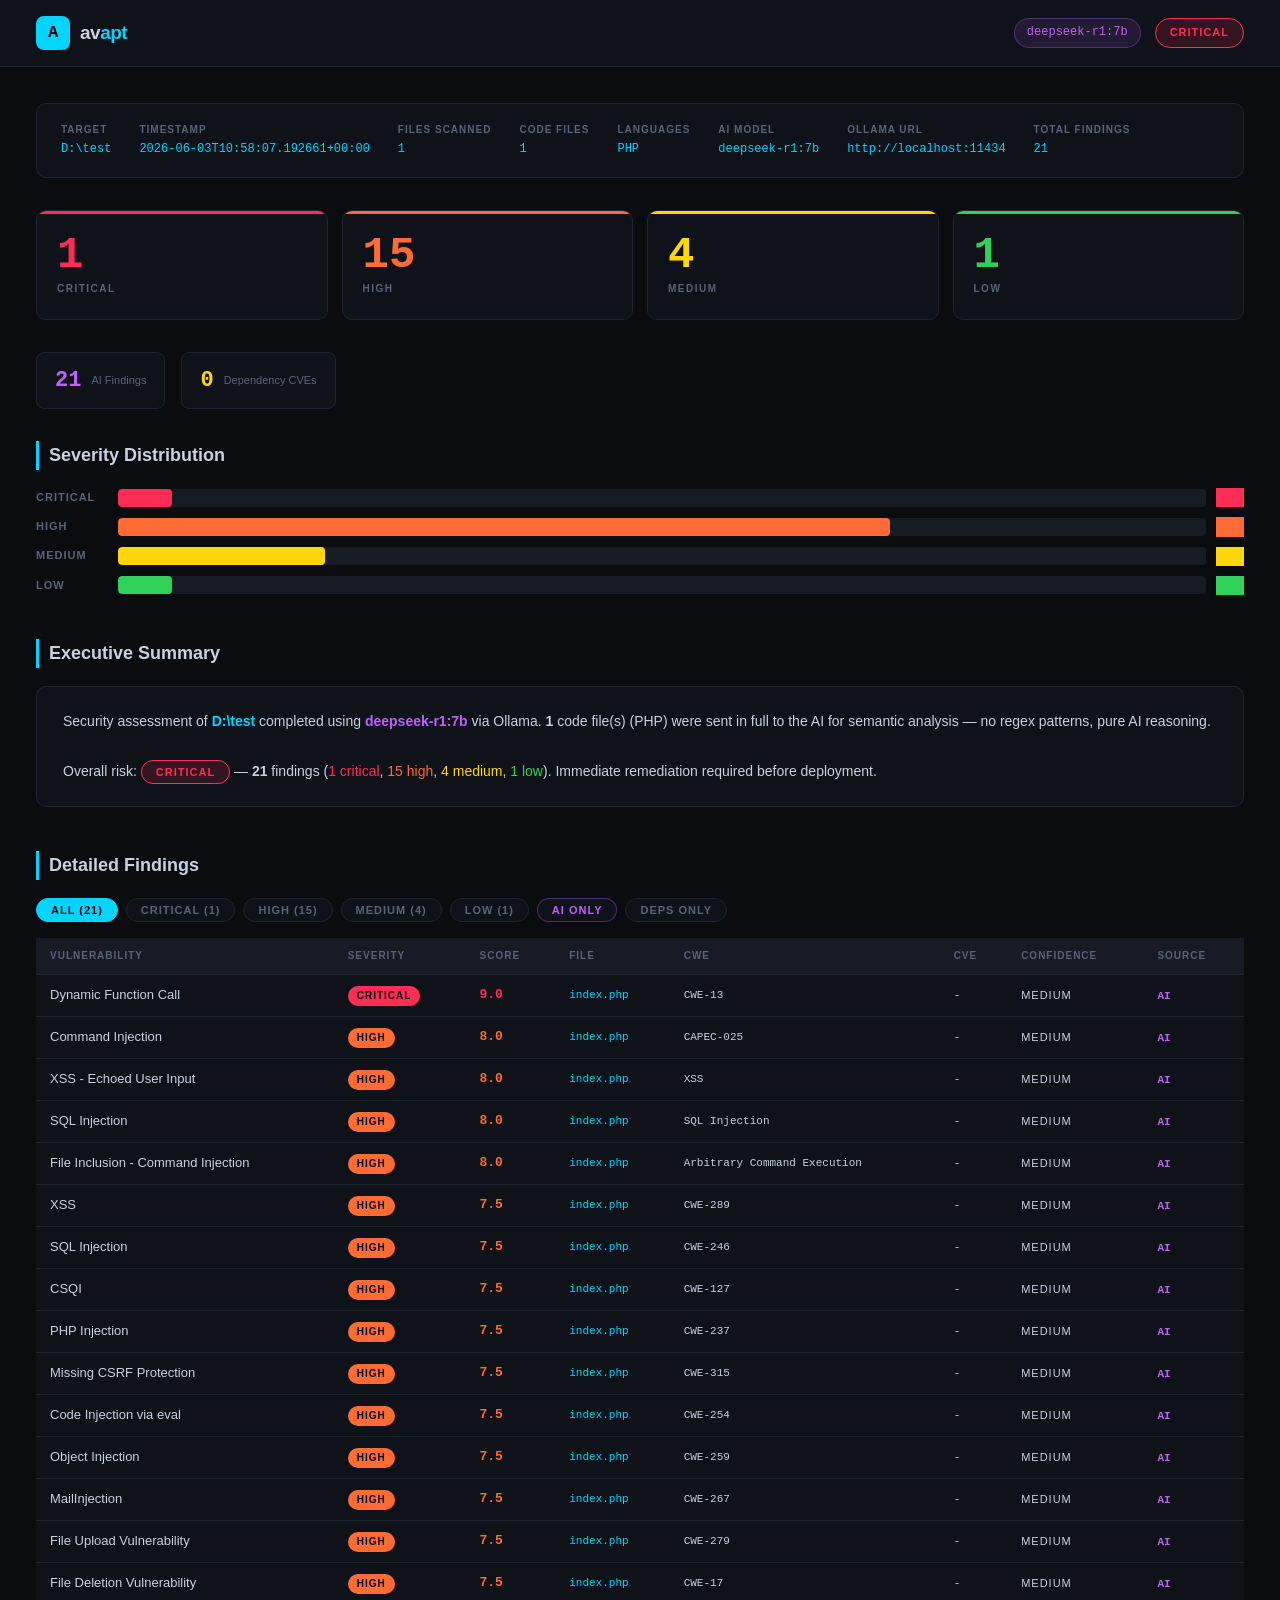
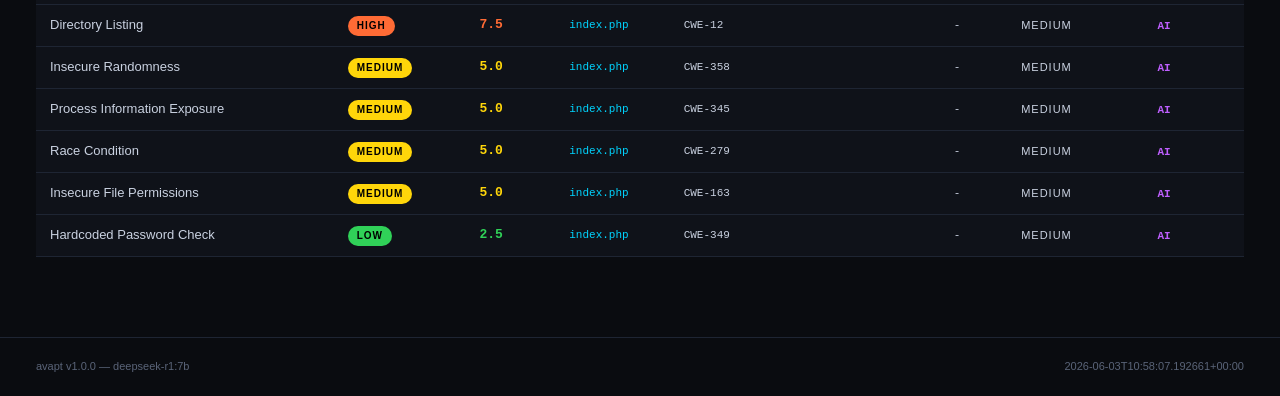
<file: sample_reports/avapt_report_5baf3e03.html>
<!DOCTYPE html>
<html lang="en">
<head>
<meta charset="UTF-8">
<meta name="viewport" content="width=device-width,initial-scale=1">
<title>AVAPT Report — D:\test</title>
<style>

:root {
  --bg:#0a0c10; --bg2:#0f1219; --bg3:#161b24;
  --border:#1e2533; --text:#c9d1e0; --muted:#5a6478;
  --accent:#00d4ff; --ai:#bf5fff;
  --c-crit:#ff2d55; --c-high:#ff6b35; --c-med:#ffd60a; --c-low:#30d158;
  --mono:'JetBrains Mono','Fira Code','Consolas',monospace;
  --ui: -apple-system,BlinkMacSystemFont,'Segoe UI',sans-serif;
}
* { box-sizing:border-box; margin:0; padding:0 }
body { background:var(--bg); color:var(--text); font-family:var(--ui);
       font-size:14px; line-height:1.6 }
header { background:var(--bg2); border-bottom:1px solid var(--border);
         padding:16px 36px; display:flex; align-items:center;
         justify-content:space-between; position:sticky; top:0; z-index:100 }
.logo { display:flex; align-items:center; gap:10px }
.logo-icon { width:34px; height:34px; background:var(--accent); border-radius:8px;
             display:flex; align-items:center; justify-content:center;
             font-size:17px; font-weight:800; color:#000; font-family:var(--mono) }
.logo-text { font-size:19px; font-weight:800; letter-spacing:-.5px }
.logo-text em { color:var(--accent); font-style:normal }
.hdr-right { display:flex; align-items:center; gap:14px; font-size:12px }
.model-tag { background:rgba(191,95,255,.12); border:1px solid rgba(191,95,255,.3);
             color:var(--ai); padding:4px 12px; border-radius:20px;
             font-family:var(--mono) }
.risk-pill { padding:5px 14px; border-radius:20px; font-size:11px;
             font-weight:700; letter-spacing:1px }
.risk-CRITICAL { background:rgba(255,45,85,.15);  color:var(--c-crit); border:1px solid var(--c-crit) }
.risk-HIGH     { background:rgba(255,107,53,.15); color:var(--c-high); border:1px solid var(--c-high) }
.risk-MEDIUM   { background:rgba(255,214,10,.15); color:var(--c-med);  border:1px solid var(--c-med)  }
.risk-LOW      { background:rgba(48,209,88,.15);  color:var(--c-low);  border:1px solid var(--c-low)  }
main { max-width:1380px; margin:0 auto; padding:36px }
h2 { font-size:18px; font-weight:700; margin-bottom:18px;
     border-left:3px solid var(--accent); padding-left:10px }
section { margin-bottom:44px }
.meta-strip { background:var(--bg2); border:1px solid var(--border);
              border-radius:10px; padding:18px 24px; display:flex;
              flex-wrap:wrap; gap:28px; margin-bottom:32px }
.mi { display:flex; flex-direction:column; gap:2px }
.mi-l { font-size:10px; color:var(--muted); text-transform:uppercase;
        letter-spacing:1px; font-weight:700 }
.mi-v { font-size:12px; font-family:var(--mono); color:var(--accent) }
.cards { display:grid; grid-template-columns:repeat(4,1fr); gap:14px; margin-bottom:32px }
.card { background:var(--bg2); border:1px solid var(--border);
        border-radius:10px; padding:22px 20px; position:relative; overflow:hidden }
.card::before { content:''; position:absolute; top:0; left:0; right:0; height:3px }
.cc::before{background:var(--c-crit)} .ch::before{background:var(--c-high)}
.cm::before{background:var(--c-med)}  .cl::before{background:var(--c-low)}
.card-n { font-size:44px; font-weight:800; line-height:1;
          margin-bottom:4px; font-family:var(--mono) }
.cc .card-n{color:var(--c-crit)} .ch .card-n{color:var(--c-high)}
.cm .card-n{color:var(--c-med)}  .cl .card-n{color:var(--c-low)}
.card-l { font-size:10px; font-weight:700; letter-spacing:1.5px;
          color:var(--muted); text-transform:uppercase }
.src-strip { display:flex; gap:16px; flex-wrap:wrap; margin-bottom:32px }
.ss { background:var(--bg2); border:1px solid var(--border); border-radius:8px;
      padding:10px 18px; display:flex; align-items:center; gap:10px }
.ss-n { font-size:22px; font-weight:800; font-family:var(--mono) }
.ss-ai{color:var(--ai)} .ss-dep{color:var(--c-med)}
.ss-lbl { font-size:11px; color:var(--muted) }
.bar-chart { display:flex; flex-direction:column; gap:10px }
.bar-row { display:flex; align-items:center; gap:10px }
.bar-label { width:72px; font-size:11px; font-weight:700; text-transform:uppercase;
             letter-spacing:1px; color:var(--muted) }
.bar-track { flex:1; height:18px; background:var(--bg3); border-radius:4px; overflow:hidden }
.bar-fill { height:100%; border-radius:4px }
.bar-count { width:28px; text-align:right; font-family:var(--mono);
             font-weight:700; font-size:12px }
.bc-crit{background:var(--c-crit);color:var(--c-crit)}
.bc-high{background:var(--c-high);color:var(--c-high)}
.bc-med{background:var(--c-med);color:var(--c-med)}
.bc-low{background:var(--c-low);color:var(--c-low)}
.filters { display:flex; gap:8px; flex-wrap:wrap; margin-bottom:16px }
.fb { padding:5px 14px; border-radius:20px; cursor:pointer; font-size:11px;
      font-weight:700; letter-spacing:1px; text-transform:uppercase;
      border:1px solid var(--border); background:var(--bg2); color:var(--muted);
      transition:all .15s }
.fb:hover { border-color:var(--accent); color:var(--accent) }
.fb.active { background:var(--accent); color:#000; border-color:var(--accent) }
.fb-ai { border-color:rgba(191,95,255,.35); color:var(--ai) }
.fb-ai.active { background:var(--ai); color:#000; border-color:var(--ai) }
.table-wrap { overflow-x:auto }
table { width:100%; border-collapse:collapse; font-size:13px }
thead tr { background:var(--bg3) }
th { padding:10px 14px; text-align:left; font-size:10px; font-weight:700;
     letter-spacing:1px; text-transform:uppercase; color:var(--muted);
     border-bottom:1px solid var(--border); white-space:nowrap }
.vuln-row { background:var(--bg2); cursor:pointer; transition:background .12s;
            border-bottom:1px solid var(--border) }
.vuln-row:hover { background:var(--bg3) }
td { padding:10px 14px; vertical-align:middle }
.filepath { font-family:var(--mono); font-size:11px; color:var(--accent);
            max-width:170px; overflow:hidden; text-overflow:ellipsis; white-space:nowrap }
.mono { font-family:var(--mono); font-size:11px }
.score { font-family:var(--mono); font-weight:700 }
.conf { font-size:11px; text-transform:uppercase; letter-spacing:1px }
.sev-critical .score{color:var(--c-crit)} .sev-high .score{color:var(--c-high)}
.sev-medium   .score{color:var(--c-med)}  .sev-low  .score{color:var(--c-low)}
.badge { display:inline-block; padding:2px 9px; border-radius:12px;
         font-size:10px; font-weight:800; letter-spacing:1px; color:#000 }
.src-badge { font-size:11px; font-weight:700; font-family:var(--mono) }
.detail-row { display:none }
.detail-row.open { display:table-row }
.detail-inner { background:var(--bg3); border-bottom:1px solid var(--border); padding:22px }
.detail-grid { display:grid; grid-template-columns:1fr 1fr; gap:18px; margin-bottom:18px }
.detail-section h4 { font-size:10px; font-weight:700; letter-spacing:1.2px;
                     text-transform:uppercase; color:var(--accent); margin-bottom:8px;
                     padding-bottom:4px; border-bottom:1px solid var(--border) }
.detail-section p { font-size:13px; color:var(--text); margin-bottom:6px; line-height:1.6 }
.detail-section ul { padding-left:16px; margin-top:4px }
.detail-section li { font-size:12px; color:var(--muted); margin-bottom:2px }
.detail-section code { font-family:var(--mono); font-size:11px; background:var(--bg);
                       padding:1px 5px; border-radius:3px; border:1px solid var(--border);
                       display:inline-block; max-width:100%; overflow-wrap:break-word }
.code-block { background:#0d1117; border:1px solid var(--border);
              border-radius:8px; overflow:hidden; font-family:var(--mono); font-size:12px }
.code-header { background:var(--bg3); border-bottom:1px solid var(--border);
               padding:7px 14px; display:flex; justify-content:space-between;
               font-size:10px; color:var(--muted) }
pre { overflow-x:auto; padding:14px; line-height:1.75 }
code { color:#e2b96e; white-space:pre }
.summary-box { background:var(--bg2); border:1px solid var(--border);
               border-radius:10px; padding:22px 26px; line-height:1.8 }
footer { border-top:1px solid var(--border); padding:20px 36px;
         color:var(--muted); font-size:11px; display:flex; justify-content:space-between }
@media(max-width:768px){
  .cards{grid-template-columns:1fr 1fr}
  .detail-grid{grid-template-columns:1fr}
  main{padding:18px} header{padding:14px 18px}
}

</style>
</head>
<body>
<header>
  <div class="logo">
    <div class="logo-icon">A</div>
    <div class="logo-text">av<em>apt</em></div>
  </div>
  <div class="hdr-right">
    <span class="model-tag">deepseek-r1:7b</span>
    <span class="risk-pill risk-CRITICAL">CRITICAL</span>
  </div>
</header>

<main>
  <div class="meta-strip">
    <div class="mi"><span class="mi-l">Target</span><span class="mi-v">D:\test</span></div>
    <div class="mi"><span class="mi-l">Timestamp</span><span class="mi-v">2026-06-03T10:58:07.192661+00:00</span></div>
    <div class="mi"><span class="mi-l">Files Scanned</span><span class="mi-v">1</span></div>
    <div class="mi"><span class="mi-l">Code Files</span><span class="mi-v">1</span></div>
    <div class="mi"><span class="mi-l">Languages</span><span class="mi-v">PHP</span></div>
    <div class="mi"><span class="mi-l">AI Model</span><span class="mi-v">deepseek-r1:7b</span></div>
    <div class="mi"><span class="mi-l">Ollama URL</span><span class="mi-v">http://localhost:11434</span></div>
    <div class="mi"><span class="mi-l">Total Findings</span><span class="mi-v">21</span></div>
  </div>

  <div class="cards">
    <div class="card cc"><div class="card-n">1</div><div class="card-l">Critical</div></div>
    <div class="card ch"><div class="card-n">15</div><div class="card-l">High</div></div>
    <div class="card cm"><div class="card-n">4</div><div class="card-l">Medium</div></div>
    <div class="card cl"><div class="card-n">1</div><div class="card-l">Low</div></div>
  </div>

  <div class="src-strip">
    <div class="ss"><span class="ss-n ss-ai">21</span>
      <span class="ss-lbl">AI Findings</span></div>
    <div class="ss"><span class="ss-n ss-dep">0</span>
      <span class="ss-lbl">Dependency CVEs</span></div>
  </div>

  <section>
    <h2>Severity Distribution</h2>
    <div class="bar-chart">
      <div class="bar-row">
      <span class="bar-label">Critical</span>
      <div class="bar-track">
        <div class="bar-fill bc-crit" style="width:5%"></div>
      </div>
      <span class="bar-count bc-crit">1</span>
    </div>
      <div class="bar-row">
      <span class="bar-label">High</span>
      <div class="bar-track">
        <div class="bar-fill bc-high" style="width:71%"></div>
      </div>
      <span class="bar-count bc-high">15</span>
    </div>
      <div class="bar-row">
      <span class="bar-label">Medium</span>
      <div class="bar-track">
        <div class="bar-fill bc-med" style="width:19%"></div>
      </div>
      <span class="bar-count bc-med">4</span>
    </div>
      <div class="bar-row">
      <span class="bar-label">Low</span>
      <div class="bar-track">
        <div class="bar-fill bc-low" style="width:5%"></div>
      </div>
      <span class="bar-count bc-low">1</span>
    </div>
    </div>
  </section>

  <section>
    <h2>Executive Summary</h2>
    <div class="summary-box">
      <p>Security assessment of <strong style="color:var(--accent)">D:\test</strong>
      completed using <strong style="color:var(--ai)">deepseek-r1:7b</strong> via Ollama.
      <strong>1</strong> code file(s)
      (PHP) were sent in full to the AI
      for semantic analysis — no regex patterns, pure AI reasoning.</p>
      <br>
      <p>Overall risk: <strong class="risk-pill risk-CRITICAL">CRITICAL</strong> &mdash;
      <strong>21</strong> findings
      (<span style="color:var(--c-crit)">1 critical</span>,
       <span style="color:var(--c-high)">15 high</span>,
       <span style="color:var(--c-med)">4 medium</span>,
       <span style="color:var(--c-low)">1 low</span>).
      Immediate remediation required before deployment.</p>
    </div>
  </section>

  <section>
    <h2>Detailed Findings</h2>
    <div class="filters">
      <button class="fb active" onclick="filterSev('all',this)">All (21)</button>
      <button class="fb" onclick="filterSev('critical',this)">Critical (1)</button>
      <button class="fb" onclick="filterSev('high',this)">High (15)</button>
      <button class="fb" onclick="filterSev('medium',this)">Medium (4)</button>
      <button class="fb" onclick="filterSev('low',this)">Low (1)</button>
      <button class="fb fb-ai" onclick="filterSrc('ai',this)">AI Only</button>
      <button class="fb"       onclick="filterSrc('dependency',this)">Deps Only</button>
    </div>
    <div class="table-wrap">
      <table>
        <thead><tr>
          <th>Vulnerability</th><th>Severity</th><th>Score</th>
          <th>File</th><th>CWE</th><th>CVE</th>
          <th>Confidence</th><th>Source</th>
        </tr></thead>
        <tbody id="tbl">
        <tr onclick="toggle('v0')" class="vuln-row sev-critical">
          <td>Dynamic Function Call</td>
          <td><span class="badge" style="background:#ff2d55">CRITICAL</span></td>
          <td class="score">9.0</td>
          <td class="filepath" title="D:\test\index.php">index.php</td>
          <td class="mono">CWE-13</td>
          <td class="mono">-</td>
          <td class="conf">medium</td>
          <td><span class="src-badge" style="color:#bf5fff">AI</span></td>
        </tr>
        <tr id="v0" class="detail-row">
          <td colspan="8"><div class="detail-inner">
            <div class="detail-grid">
              <div class="detail-section">
                <h4>Location</h4>
                <p><strong>File:</strong><br><code>D:\test\index.php</code></p>
                <p><strong>Lines:</strong> 1 - 1</p>
                <p><strong>Language:</strong> PHP</p>
              </div>
              <div class="detail-section">
                <h4>Explanation</h4>
                <p></p>
              </div>
              <div class="detail-section">
                <h4>Attack Path</h4>
                <p><strong>Entry:</strong> $_GET['func']</p>
                <p><strong>Impact:</strong> Arbitrary code execution on the server side</p>
                <p><strong>Likelihood:</strong> High</p>
                <ul><li>($_GET['func'] is a malicious function)</li></ul>
              </div>
              <div class="detail-section">
                <h4>Remediation</h4>
                <p>Sanitize $_GET['func'] to only allow predefined functions or validate its contents.</p>
              </div>
            </div>
            <div class="code-block">
              <div class="code-header">
                <span>PHP</span>
                <span>Line 1</span>
              </div>
              <pre><code>&lt;?php</code></pre>
            </div>
          </div></td>
        </tr>
        <tr onclick="toggle('v1')" class="vuln-row sev-high">
          <td>Command Injection</td>
          <td><span class="badge" style="background:#ff6b35">HIGH</span></td>
          <td class="score">8.0</td>
          <td class="filepath" title="D:\test\index.php">index.php</td>
          <td class="mono">CAPEC-025</td>
          <td class="mono">-</td>
          <td class="conf">medium</td>
          <td><span class="src-badge" style="color:#bf5fff">AI</span></td>
        </tr>
        <tr id="v1" class="detail-row">
          <td colspan="8"><div class="detail-inner">
            <div class="detail-grid">
              <div class="detail-section">
                <h4>Location</h4>
                <p><strong>File:</strong><br><code>D:\test\index.php</code></p>
                <p><strong>Lines:</strong> 81 - 81</p>
                <p><strong>Language:</strong> PHP</p>
              </div>
              <div class="detail-section">
                <h4>Explanation</h4>
                <p>The `shell_exec` function is used to execute arbitrary commands based on user input.</p>
              </div>
              <div class="detail-section">
                <h4>Attack Path</h4>
                <p><strong>Entry:</strong> User input via $user_input</p>
                <p><strong>Impact:</strong> Arbitrary command execution by attacker</p>
                <p><strong>Likelihood:</strong> High</p>
                <ul><li>shelling out command</li></ul>
              </div>
              <div class="detail-section">
                <h4>Remediation</h4>
                <p>Avoid using `shell_exec` and use parameterized queries instead.</p>
              </div>
            </div>
            <div class="code-block">
              <div class="code-header">
                <span>PHP</span>
                <span>Line 81</span>
              </div>
              <pre><code>    shell_exec(&quot;grep &quot; . $user_input . &quot; /var/log/auth.log&quot;);</code></pre>
            </div>
          </div></td>
        </tr>
        <tr onclick="toggle('v2')" class="vuln-row sev-high">
          <td>XSS - Echoed User Input</td>
          <td><span class="badge" style="background:#ff6b35">HIGH</span></td>
          <td class="score">8.0</td>
          <td class="filepath" title="D:\test\index.php">index.php</td>
          <td class="mono">XSS</td>
          <td class="mono">-</td>
          <td class="conf">medium</td>
          <td><span class="src-badge" style="color:#bf5fff">AI</span></td>
        </tr>
        <tr id="v2" class="detail-row">
          <td colspan="8"><div class="detail-inner">
            <div class="detail-grid">
              <div class="detail-section">
                <h4>Location</h4>
                <p><strong>File:</strong><br><code>D:\test\index.php</code></p>
                <p><strong>Lines:</strong> 72 - 72</p>
                <p><strong>Language:</strong> PHP</p>
              </div>
              <div class="detail-section">
                <h4>Explanation</h4>
                <p>User input is echoed without proper escaping, allowing XSS attacks.</p>
              </div>
              <div class="detail-section">
                <h4>Attack Path</h4>
                <p><strong>Entry:</strong> Echo statement in line 72</p>
                <p><strong>Impact:</strong> Information disclosure by attacker</p>
                <p><strong>Likelihood:</strong> High</p>
                <ul><li>Unescaped user input</li></ul>
              </div>
              <div class="detail-section">
                <h4>Remediation</h4>
                <p>Escape HTML characters and use proper sanitization.</p>
              </div>
            </div>
            <div class="code-block">
              <div class="code-header">
                <span>PHP</span>
                <span>Line 72</span>
              </div>
              <pre><code>    echo &quot;&lt;input type='text' value='&quot; . $user_input . &quot;'&gt;&quot;;</code></pre>
            </div>
          </div></td>
        </tr>
        <tr onclick="toggle('v3')" class="vuln-row sev-high">
          <td>SQL Injection</td>
          <td><span class="badge" style="background:#ff6b35">HIGH</span></td>
          <td class="score">8.0</td>
          <td class="filepath" title="D:\test\index.php">index.php</td>
          <td class="mono">SQL Injection</td>
          <td class="mono">-</td>
          <td class="conf">medium</td>
          <td><span class="src-badge" style="color:#bf5fff">AI</span></td>
        </tr>
        <tr id="v3" class="detail-row">
          <td colspan="8"><div class="detail-inner">
            <div class="detail-grid">
              <div class="detail-section">
                <h4>Location</h4>
                <p><strong>File:</strong><br><code>D:\test\index.php</code></p>
                <p><strong>Lines:</strong> 56 - 56</p>
                <p><strong>Language:</strong> PHP</p>
              </div>
              <div class="detail-section">
                <h4>Explanation</h4>
                <p>The WHERE clause in SQL query uses a hardcoded value, allowing arbitrary queries.</p>
              </div>
              <div class="detail-section">
                <h4>Attack Path</h4>
                <p><strong>Entry:</strong> SQL query on line 56</p>
                <p><strong>Impact:</strong> Arbitrary database queries by attacker</p>
                <p><strong>Likelihood:</strong> High</p>
                <ul><li>Hardcoded WHERE clause</li></ul>
              </div>
              <div class="detail-section">
                <h4>Remediation</h4>
                <p>Use parameterized queries and bind parameters.</p>
              </div>
            </div>
            <div class="code-block">
              <div class="code-header">
                <span>PHP</span>
                <span>Line 56</span>
              </div>
              <pre><code>    $result = $conn-&gt;query($sql);</code></pre>
            </div>
          </div></td>
        </tr>
        <tr onclick="toggle('v4')" class="vuln-row sev-high">
          <td>File Inclusion - Command Injection</td>
          <td><span class="badge" style="background:#ff6b35">HIGH</span></td>
          <td class="score">8.0</td>
          <td class="filepath" title="D:\test\index.php">index.php</td>
          <td class="mono">Arbitrary Command Execution</td>
          <td class="mono">-</td>
          <td class="conf">medium</td>
          <td><span class="src-badge" style="color:#bf5fff">AI</span></td>
        </tr>
        <tr id="v4" class="detail-row">
          <td colspan="8"><div class="detail-inner">
            <div class="detail-grid">
              <div class="detail-section">
                <h4>Location</h4>
                <p><strong>File:</strong><br><code>D:\test\index.php</code></p>
                <p><strong>Lines:</strong> 82 - 83</p>
                <p><strong>Language:</strong> PHP</p>
              </div>
              <div class="detail-section">
                <h4>Explanation</h4>
                <p>The `exec` and `passthru` functions execute shell commands based on user input.</p>
              </div>
              <div class="detail-section">
                <h4>Attack Path</h4>
                <p><strong>Entry:</strong> User input via $file_name</p>
                <p><strong>Impact:</strong> Arbitrary command execution by attacker</p>
                <p><strong>Likelihood:</strong> High</p>
                <ul><li>Unescaped user input</li></ul>
              </div>
              <div class="detail-section">
                <h4>Remediation</h4>
                <p>Avoid using `exec` and `passthru`, use parameterized queries instead.</p>
              </div>
            </div>
            <div class="code-block">
              <div class="code-header">
                <span>PHP</span>
                <span>Line 82</span>
              </div>
              <pre><code>    exec(&quot;ls -la &quot; . $file_name);
    passthru(&quot;cat &quot; . $file_name);</code></pre>
            </div>
          </div></td>
        </tr>
        <tr onclick="toggle('v5')" class="vuln-row sev-high">
          <td>XSS</td>
          <td><span class="badge" style="background:#ff6b35">HIGH</span></td>
          <td class="score">7.5</td>
          <td class="filepath" title="D:\test\index.php">index.php</td>
          <td class="mono">CWE-289</td>
          <td class="mono">-</td>
          <td class="conf">medium</td>
          <td><span class="src-badge" style="color:#bf5fff">AI</span></td>
        </tr>
        <tr id="v5" class="detail-row">
          <td colspan="8"><div class="detail-inner">
            <div class="detail-grid">
              <div class="detail-section">
                <h4>Location</h4>
                <p><strong>File:</strong><br><code>D:\test\index.php</code></p>
                <p><strong>Lines:</strong> 117 - 118</p>
                <p><strong>Language:</strong> PHP</p>
              </div>
              <div class="detail-section">
                <h4>Explanation</h4>
                <p>The code uses simplexml_load_string and DOMDocument to parse user input, which can lead to XSS vulnerabilities.</p>
              </div>
              <div class="detail-section">
                <h4>Attack Path</h4>
                <p><strong>Entry:</strong> User-controlled input passed to simplexml_load_string</p>
                <p><strong>Impact:</strong> Exposes user input as raw XML content that could be manipulated by attackers.</p>
                <p><strong>Likelihood:</strong> High</p>
                <ul><li>Untrusted XML data</li></ul>
              </div>
              <div class="detail-section">
                <h4>Remediation</h4>
                <p>Sanitize the user input before parsing and use proper escaping.</p>
              </div>
            </div>
            <div class="code-block">
              <div class="code-header">
                <span>PHP</span>
                <span>Line 117</span>
              </div>
              <pre><code>    $xml = simplexml_load_string($user_input);
    $dom = new DOMDocument();</code></pre>
            </div>
          </div></td>
        </tr>
        <tr onclick="toggle('v6')" class="vuln-row sev-high">
          <td>SQL Injection</td>
          <td><span class="badge" style="background:#ff6b35">HIGH</span></td>
          <td class="score">7.5</td>
          <td class="filepath" title="D:\test\index.php">index.php</td>
          <td class="mono">CWE-246</td>
          <td class="mono">-</td>
          <td class="conf">medium</td>
          <td><span class="src-badge" style="color:#bf5fff">AI</span></td>
        </tr>
        <tr id="v6" class="detail-row">
          <td colspan="8"><div class="detail-inner">
            <div class="detail-grid">
              <div class="detail-section">
                <h4>Location</h4>
                <p><strong>File:</strong><br><code>D:\test\index.php</code></p>
                <p><strong>Lines:</strong> 190 - 190</p>
                <p><strong>Language:</strong> PHP</p>
              </div>
              <div class="detail-section">
                <h4>Explanation</h4>
                <p>The code uses mysqli::multi_query with user-controlled SQL queries, increasing the risk of SQL Injection.</p>
              </div>
              <div class="detail-section">
                <h4>Attack Path</h4>
                <p><strong>Entry:</strong> User-controlled SQL statements in multi_query</p>
                <p><strong>Impact:</strong> Attacker can execute arbitrary SQL commands.</p>
                <p><strong>Likelihood:</strong> High</p>
                <ul><li>Untrusted SQL input</li></ul>
              </div>
              <div class="detail-section">
                <h4>Remediation</h4>
                <p>Use prepared statements and escape user input.</p>
              </div>
            </div>
            <div class="code-block">
              <div class="code-header">
                <span>PHP</span>
                <span>Line 190</span>
              </div>
              <pre><code>    $conn-&gt;multi_query(&quot;SELECT * FROM users; &quot; . $_GET['sql2']);</code></pre>
            </div>
          </div></td>
        </tr>
        <tr onclick="toggle('v7')" class="vuln-row sev-high">
          <td>CSQI</td>
          <td><span class="badge" style="background:#ff6b35">HIGH</span></td>
          <td class="score">7.5</td>
          <td class="filepath" title="D:\test\index.php">index.php</td>
          <td class="mono">CWE-127</td>
          <td class="mono">-</td>
          <td class="conf">medium</td>
          <td><span class="src-badge" style="color:#bf5fff">AI</span></td>
        </tr>
        <tr id="v7" class="detail-row">
          <td colspan="8"><div class="detail-inner">
            <div class="detail-grid">
              <div class="detail-section">
                <h4>Location</h4>
                <p><strong>File:</strong><br><code>D:\test\index.php</code></p>
                <p><strong>Lines:</strong> 126 - 127</p>
                <p><strong>Language:</strong> PHP</p>
              </div>
              <div class="detail-section">
                <h4>Explanation</h4>
                <p>The code uses a query parameter in the MongoDB find method, which can lead to Cross-Site Query Injection.</p>
              </div>
              <div class="detail-section">
                <h4>Attack Path</h4>
                <p><strong>Entry:</strong> User-controlled query string</p>
                <p><strong>Impact:</strong> Attacker can inject malicious queries into the database.</p>
                <p><strong>Likelihood:</strong> High</p>
                <ul><li>Untrusted query parameters</li></ul>
              </div>
              <div class="detail-section">
                <h4>Remediation</h4>
                <p>Sanitize and escape all user input when using it in SQL queries.</p>
              </div>
            </div>
            <div class="code-block">
              <div class="code-header">
                <span>PHP</span>
                <span>Line 126</span>
              </div>
              <pre><code>    $collection = (new MongoDB\Client)-&gt;test-&gt;users;
    $result = $collection-&gt;find(['username' =&gt; $user_input]);</code></pre>
            </div>
          </div></td>
        </tr>
        <tr onclick="toggle('v8')" class="vuln-row sev-high">
          <td>PHP Injection</td>
          <td><span class="badge" style="background:#ff6b35">HIGH</span></td>
          <td class="score">7.5</td>
          <td class="filepath" title="D:\test\index.php">index.php</td>
          <td class="mono">CWE-237</td>
          <td class="mono">-</td>
          <td class="conf">medium</td>
          <td><span class="src-badge" style="color:#bf5fff">AI</span></td>
        </tr>
        <tr id="v8" class="detail-row">
          <td colspan="8"><div class="detail-inner">
            <div class="detail-grid">
              <div class="detail-section">
                <h4>Location</h4>
                <p><strong>File:</strong><br><code>D:\test\index.php</code></p>
                <p><strong>Lines:</strong> 130 - 131</p>
                <p><strong>Language:</strong> PHP</p>
              </div>
              <div class="detail-section">
                <h4>Explanation</h4>
                <p>The code uses a user-controlled variable in the render_template method, which can lead to Cross-Site PHP Injection.</p>
              </div>
              <div class="detail-section">
                <h4>Attack Path</h4>
                <p><strong>Entry:</strong> User-controlled variable passed to render_template</p>
                <p><strong>Impact:</strong> Attacker can inject malicious PHP code into web pages.</p>
                <p><strong>Likelihood:</strong> High</p>
                <ul><li>Untrusted variables</li></ul>
              </div>
              <div class="detail-section">
                <h4>Remediation</h4>
                <p>Sanitize and escape all user input.</p>
              </div>
            </div>
            <div class="code-block">
              <div class="code-header">
                <span>PHP</span>
                <span>Line 130</span>
              </div>
              <pre><code>    $twig = new Twig\Environment(new Twig\Loader\ArrayLoader());
    echo $twig-&gt;render(&quot;Hello {{ name }}&quot;, ['name' =&gt; $user_input]);</code></pre>
            </div>
          </div></td>
        </tr>
        <tr onclick="toggle('v9')" class="vuln-row sev-high">
          <td>Missing CSRF Protection</td>
          <td><span class="badge" style="background:#ff6b35">HIGH</span></td>
          <td class="score">7.5</td>
          <td class="filepath" title="D:\test\index.php">index.php</td>
          <td class="mono">CWE-315</td>
          <td class="mono">-</td>
          <td class="conf">medium</td>
          <td><span class="src-badge" style="color:#bf5fff">AI</span></td>
        </tr>
        <tr id="v9" class="detail-row">
          <td colspan="8"><div class="detail-inner">
            <div class="detail-grid">
              <div class="detail-section">
                <h4>Location</h4>
                <p><strong>File:</strong><br><code>D:\test\index.php</code></p>
                <p><strong>Lines:</strong> 170 - 173</p>
                <p><strong>Language:</strong> PHP</p>
              </div>
              <div class="detail-section">
                <h4>Explanation</h4>
                <p>The code does not implement CSRF protection when submitting form data, making it vulnerable to CSRF attacks.</p>
              </div>
              <div class="detail-section">
                <h4>Attack Path</h4>
                <p><strong>Entry:</strong> Form submission without CSRF tokens</p>
                <p><strong>Impact:</strong> Attacker can manipulate web pages by forging requests from different domains.</p>
                <p><strong>Likelihood:</strong> High</p>
                <ul><li>Untrusted form data</li></ul>
              </div>
              <div class="detail-section">
                <h4>Remediation</h4>
                <p>Implement CSRF protection in all form submissions.</p>
              </div>
            </div>
            <div class="code-block">
              <div class="code-header">
                <span>PHP</span>
                <span>Line 170</span>
              </div>
              <pre><code>    // Missing CSRF token
    if ($_POST['action'] == 'delete_user') {
        $conn-&gt;query(&quot;DELETE FROM users WHERE id = &quot; . $_POST['user_id']);
    }</code></pre>
            </div>
          </div></td>
        </tr>
        <tr onclick="toggle('v10')" class="vuln-row sev-high">
          <td>Code Injection via eval</td>
          <td><span class="badge" style="background:#ff6b35">HIGH</span></td>
          <td class="score">7.5</td>
          <td class="filepath" title="D:\test\index.php">index.php</td>
          <td class="mono">CWE-254</td>
          <td class="mono">-</td>
          <td class="conf">medium</td>
          <td><span class="src-badge" style="color:#bf5fff">AI</span></td>
        </tr>
        <tr id="v10" class="detail-row">
          <td colspan="8"><div class="detail-inner">
            <div class="detail-grid">
              <div class="detail-section">
                <h4>Location</h4>
                <p><strong>File:</strong><br><code>D:\test\index.php</code></p>
                <p><strong>Lines:</strong> 102 - 102</p>
                <p><strong>Language:</strong> PHP</p>
              </div>
              <div class="detail-section">
                <h4>Explanation</h4>
                <p>The code uses eval to execute PHP statements, which can lead to Code Injection attacks if user-controlled code is executed.</p>
              </div>
              <div class="detail-section">
                <h4>Attack Path</h4>
                <p><strong>Entry:</strong> eval() function</p>
                <p><strong>Impact:</strong> Attacker can inject arbitrary commands into the application.</p>
                <p><strong>Likelihood:</strong> High</p>
                <ul><li>Untrusted code in eval</li></ul>
              </div>
              <div class="detail-section">
                <h4>Remediation</h4>
                <p>Avoid using eval and use prepared statements instead.</p>
              </div>
            </div>
            <div class="code-block">
              <div class="code-header">
                <span>PHP</span>
                <span>Line 102</span>
              </div>
              <pre><code>    $calc_result = calculate($user_input);</code></pre>
            </div>
          </div></td>
        </tr>
        <tr onclick="toggle('v11')" class="vuln-row sev-high">
          <td>Object Injection</td>
          <td><span class="badge" style="background:#ff6b35">HIGH</span></td>
          <td class="score">7.5</td>
          <td class="filepath" title="D:\test\index.php">index.php</td>
          <td class="mono">CWE-259</td>
          <td class="mono">-</td>
          <td class="conf">medium</td>
          <td><span class="src-badge" style="color:#bf5fff">AI</span></td>
        </tr>
        <tr id="v11" class="detail-row">
          <td colspan="8"><div class="detail-inner">
            <div class="detail-grid">
              <div class="detail-section">
                <h4>Location</h4>
                <p><strong>File:</strong><br><code>D:\test\index.php</code></p>
                <p><strong>Lines:</strong> 105 - 108</p>
                <p><strong>Language:</strong> PHP</p>
              </div>
              <div class="detail-section">
                <h4>Explanation</h4>
                <p>The code uses unserialize to create objects from user-controlled data, which can lead to Object Injection attacks.</p>
              </div>
              <div class="detail-section">
                <h4>Attack Path</h4>
                <p><strong>Entry:</strong> Untrusted data passed to unserialize</p>
                <p><strong>Impact:</strong> Attacker can inject malicious object properties into the application.</p>
                <p><strong>Likelihood:</strong> High</p>
                <ul><li>Untrusted serialized data</li></ul>
              </div>
              <div class="detail-section">
                <h4>Remediation</h4>
                <p>Sanitize and escape all user-controlled data.</p>
              </div>
            </div>
            <div class="code-block">
              <div class="code-header">
                <span>PHP</span>
                <span>Line 105</span>
              </div>
              <pre><code>    $unserialized_data = processData($serialized);

    // PHP Object Injection
    $object = unserialize(base64_decode($serialized));</code></pre>
            </div>
          </div></td>
        </tr>
        <tr onclick="toggle('v12')" class="vuln-row sev-high">
          <td>MailInjection</td>
          <td><span class="badge" style="background:#ff6b35">HIGH</span></td>
          <td class="score">7.5</td>
          <td class="filepath" title="D:\test\index.php">index.php</td>
          <td class="mono">CWE-267</td>
          <td class="mono">-</td>
          <td class="conf">medium</td>
          <td><span class="src-badge" style="color:#bf5fff">AI</span></td>
        </tr>
        <tr id="v12" class="detail-row">
          <td colspan="8"><div class="detail-inner">
            <div class="detail-grid">
              <div class="detail-section">
                <h4>Location</h4>
                <p><strong>File:</strong><br><code>D:\test\index.php</code></p>
                <p><strong>Lines:</strong> 137 - 137</p>
                <p><strong>Language:</strong> PHP</p>
              </div>
              <div class="detail-section">
                <h4>Explanation</h4>
                <p>The code sends emails with user-controlled content, which can lead to Email Injection attacks.</p>
              </div>
              <div class="detail-section">
                <h4>Attack Path</h4>
                <p><strong>Entry:</strong> User-controlled email body and subject</p>
                <p><strong>Impact:</strong> Attacker can send unsolicited emails with malicious content.</p>
                <p><strong>Likelihood:</strong> High</p>
                <ul><li>Untrusted email content</li></ul>
              </div>
              <div class="detail-section">
                <h4>Remediation</h4>
                <p>Do not send emails from untrusted sources.</p>
              </div>
            </div>
            <div class="code-block">
              <div class="code-header">
                <span>PHP</span>
                <span>Line 137</span>
              </div>
              <pre><code>    mail(&quot;admin@example.com&quot;, &quot;Subject&quot;, $user_input, &quot;From: &quot; . $user_input);</code></pre>
            </div>
          </div></td>
        </tr>
        <tr onclick="toggle('v13')" class="vuln-row sev-high">
          <td>File Upload Vulnerability</td>
          <td><span class="badge" style="background:#ff6b35">HIGH</span></td>
          <td class="score">7.5</td>
          <td class="filepath" title="D:\test\index.php">index.php</td>
          <td class="mono">CWE-279</td>
          <td class="mono">-</td>
          <td class="conf">medium</td>
          <td><span class="src-badge" style="color:#bf5fff">AI</span></td>
        </tr>
        <tr id="v13" class="detail-row">
          <td colspan="8"><div class="detail-inner">
            <div class="detail-grid">
              <div class="detail-section">
                <h4>Location</h4>
                <p><strong>File:</strong><br><code>D:\test\index.php</code></p>
                <p><strong>Lines:</strong> 140 - 142</p>
                <p><strong>Language:</strong> PHP</p>
              </div>
              <div class="detail-section">
                <h4>Explanation</h4>
                <p>The code allows file uploads without proper validation, increasing the risk of malicious file inclusion.</p>
              </div>
              <div class="detail-section">
                <h4>Attack Path</h4>
                <p><strong>Entry:</strong> $_FILES['upload']['name'] variable</p>
                <p><strong>Impact:</strong> Attacker can rename files to anything they want.</p>
                <p><strong>Likelihood:</strong> High</p>
                <ul><li>Untrusted file names</li></ul>
              </div>
              <div class="detail-section">
                <h4>Remediation</h4>
                <p>Validate and sanitize file names before processing.</p>
              </div>
            </div>
            <div class="code-block">
              <div class="code-header">
                <span>PHP</span>
                <span>Line 140</span>
              </div>
              <pre><code>    if ($_FILES['upload']['error'] == UPLOAD_ERR_OK) {
        move_uploaded_file($_FILES['upload']['tmp_name'], &quot;/uploads/&quot; . $_FILES['upload']['name']);
    }</code></pre>
            </div>
          </div></td>
        </tr>
        <tr onclick="toggle('v14')" class="vuln-row sev-high">
          <td>File Deletion Vulnerability</td>
          <td><span class="badge" style="background:#ff6b35">HIGH</span></td>
          <td class="score">7.5</td>
          <td class="filepath" title="D:\test\index.php">index.php</td>
          <td class="mono">CWE-17</td>
          <td class="mono">-</td>
          <td class="conf">medium</td>
          <td><span class="src-badge" style="color:#bf5fff">AI</span></td>
        </tr>
        <tr id="v14" class="detail-row">
          <td colspan="8"><div class="detail-inner">
            <div class="detail-grid">
              <div class="detail-section">
                <h4>Location</h4>
                <p><strong>File:</strong><br><code>D:\test\index.php</code></p>
                <p><strong>Lines:</strong> 1 - 1</p>
                <p><strong>Language:</strong> PHP</p>
              </div>
              <div class="detail-section">
                <h4>Explanation</h4>
                <p></p>
              </div>
              <div class="detail-section">
                <h4>Attack Path</h4>
                <p><strong>Entry:</strong> $_GET['file_to_delete']</p>
                <p><strong>Impact:</strong> Deletes potentially harmful files</p>
                <p><strong>Likelihood:</strong> High</p>
                <ul><li>($_GET['file_to_delete'] contains malicious filenames)</li></ul>
              </div>
              <div class="detail-section">
                <h4>Remediation</h4>
                <p>Sanitize $_GET['file_to_delete'] to prevent deletion of unauthorized files.</p>
              </div>
            </div>
            <div class="code-block">
              <div class="code-header">
                <span>PHP</span>
                <span>Line 1</span>
              </div>
              <pre><code>&lt;?php</code></pre>
            </div>
          </div></td>
        </tr>
        <tr onclick="toggle('v15')" class="vuln-row sev-high">
          <td>Directory Listing</td>
          <td><span class="badge" style="background:#ff6b35">HIGH</span></td>
          <td class="score">7.5</td>
          <td class="filepath" title="D:\test\index.php">index.php</td>
          <td class="mono">CWE-12</td>
          <td class="mono">-</td>
          <td class="conf">medium</td>
          <td><span class="src-badge" style="color:#bf5fff">AI</span></td>
        </tr>
        <tr id="v15" class="detail-row">
          <td colspan="8"><div class="detail-inner">
            <div class="detail-grid">
              <div class="detail-section">
                <h4>Location</h4>
                <p><strong>File:</strong><br><code>D:\test\index.php</code></p>
                <p><strong>Lines:</strong> 1 - 1</p>
                <p><strong>Language:</strong> PHP</p>
              </div>
              <div class="detail-section">
                <h4>Explanation</h4>
                <p></p>
              </div>
              <div class="detail-section">
                <h4>Attack Path</h4>
                <p><strong>Entry:</strong> $_GET['list']</p>
                <p><strong>Impact:</strong> Enables directory enumeration</p>
                <p><strong>Likelihood:</strong> High</p>
                <ul><li>($_GET['list'] is 'true')</li></ul>
              </div>
              <div class="detail-section">
                <h4>Remediation</h4>
                <p>Sanitize $_GET['list'] to prevent directory listing.</p>
              </div>
            </div>
            <div class="code-block">
              <div class="code-header">
                <span>PHP</span>
                <span>Line 1</span>
              </div>
              <pre><code>&lt;?php</code></pre>
            </div>
          </div></td>
        </tr>
        <tr onclick="toggle('v16')" class="vuln-row sev-medium">
          <td>Insecure Randomness</td>
          <td><span class="badge" style="background:#ffd60a">MEDIUM</span></td>
          <td class="score">5.0</td>
          <td class="filepath" title="D:\test\index.php">index.php</td>
          <td class="mono">CWE-358</td>
          <td class="mono">-</td>
          <td class="conf">medium</td>
          <td><span class="src-badge" style="color:#bf5fff">AI</span></td>
        </tr>
        <tr id="v16" class="detail-row">
          <td colspan="8"><div class="detail-inner">
            <div class="detail-grid">
              <div class="detail-section">
                <h4>Location</h4>
                <p><strong>File:</strong><br><code>D:\test\index.php</code></p>
                <p><strong>Lines:</strong> 149 - 150</p>
                <p><strong>Language:</strong> PHP</p>
              </div>
              <div class="detail-section">
                <h4>Explanation</h4>
                <p>The code generates weak random numbers for token and password creation, which can be predictable.</p>
              </div>
              <div class="detail-section">
                <h4>Attack Path</h4>
                <p><strong>Entry:</strong> rand() and mt_rand() functions</p>
                <p><strong>Impact:</strong> Predictable tokens can lead to replay attacks or brute force attempts.</p>
                <p><strong>Likelihood:</strong> Medium</p>
                <ul><li>Unpredictability of tokens</li></ul>
              </div>
              <div class="detail-section">
                <h4>Remediation</h4>
                <p>Use a cryptographically secure random number generator.</p>
              </div>
            </div>
            <div class="code-block">
              <div class="code-header">
                <span>PHP</span>
                <span>Line 149</span>
              </div>
              <pre><code>    $reset_token = rand(100000, 999999);
    $password = mt_rand();</code></pre>
            </div>
          </div></td>
        </tr>
        <tr onclick="toggle('v17')" class="vuln-row sev-medium">
          <td>Process Information Exposure</td>
          <td><span class="badge" style="background:#ffd60a">MEDIUM</span></td>
          <td class="score">5.0</td>
          <td class="filepath" title="D:\test\index.php">index.php</td>
          <td class="mono">CWE-345</td>
          <td class="mono">-</td>
          <td class="conf">medium</td>
          <td><span class="src-badge" style="color:#bf5fff">AI</span></td>
        </tr>
        <tr id="v17" class="detail-row">
          <td colspan="8"><div class="detail-inner">
            <div class="detail-grid">
              <div class="detail-section">
                <h4>Location</h4>
                <p><strong>File:</strong><br><code>D:\test\index.php</code></p>
                <p><strong>Lines:</strong> 153 - 155</p>
                <p><strong>Language:</strong> PHP</p>
              </div>
              <div class="detail-section">
                <h4>Explanation</h4>
                <p>The code calls phpinfo() when the 'info' parameter is present in GET requests, exposing process information.</p>
              </div>
              <div class="detail-section">
                <h4>Attack Path</h4>
                <p><strong>Entry:</strong> phpinfo() function</p>
                <p><strong>Impact:</strong> Attacker can gain access to sensitive system information.</p>
                <p><strong>Likelihood:</strong> Medium</p>
                <ul><li>Presence of 'info' parameter</li></ul>
              </div>
              <div class="detail-section">
                <h4>Remediation</h4>
                <p>Do not call phpinfo() when processing GET requests.</p>
              </div>
            </div>
            <div class="code-block">
              <div class="code-header">
                <span>PHP</span>
                <span>Line 153</span>
              </div>
              <pre><code>    if (isset($_GET['info'])) {
        phpinfo();
    }</code></pre>
            </div>
          </div></td>
        </tr>
        <tr onclick="toggle('v18')" class="vuln-row sev-medium">
          <td>Race Condition</td>
          <td><span class="badge" style="background:#ffd60a">MEDIUM</span></td>
          <td class="score">5.0</td>
          <td class="filepath" title="D:\test\index.php">index.php</td>
          <td class="mono">CWE-279</td>
          <td class="mono">-</td>
          <td class="conf">medium</td>
          <td><span class="src-badge" style="color:#bf5fff">AI</span></td>
        </tr>
        <tr id="v18" class="detail-row">
          <td colspan="8"><div class="detail-inner">
            <div class="detail-grid">
              <div class="detail-section">
                <h4>Location</h4>
                <p><strong>File:</strong><br><code>D:\test\index.php</code></p>
                <p><strong>Lines:</strong> 176 - 180</p>
                <p><strong>Language:</strong> PHP</p>
              </div>
              <div class="detail-section">
                <h4>Explanation</h4>
                <p>The code uses file locking with read/write permissions, which can lead to race conditions if another process accesses the same file.</p>
              </div>
              <div class="detail-section">
                <h4>Attack Path</h4>
                <p><strong>Entry:</strong> Forking a PHP process</p>
                <p><strong>Impact:</strong> Race condition may allow unauthorized access or data corruption.</p>
                <p><strong>Likelihood:</strong> Medium</p>
                <ul><li>File lock conflict</li></ul>
              </div>
              <div class="detail-section">
                <h4>Remediation</h4>
                <p>Use proper locking mechanisms and handle file locks carefully.</p>
              </div>
            </div>
            <div class="code-block">
              <div class="code-header">
                <span>PHP</span>
                <span>Line 176</span>
              </div>
              <pre><code>    $file_lock = fopen(&quot;/tmp/counter.txt&quot;, &quot;r+&quot;);
    $count = fread($file_lock, filesize(&quot;/tmp/counter.txt&quot;));
    $count++;
    file_put_contents(&quot;/tmp/counter.txt&quot;, $count);
</code></pre>
            </div>
          </div></td>
        </tr>
        <tr onclick="toggle('v19')" class="vuln-row sev-medium">
          <td>Insecure File Permissions</td>
          <td><span class="badge" style="background:#ffd60a">MEDIUM</span></td>
          <td class="score">5.0</td>
          <td class="filepath" title="D:\test\index.php">index.php</td>
          <td class="mono">CWE-163</td>
          <td class="mono">-</td>
          <td class="conf">medium</td>
          <td><span class="src-badge" style="color:#bf5fff">AI</span></td>
        </tr>
        <tr id="v19" class="detail-row">
          <td colspan="8"><div class="detail-inner">
            <div class="detail-grid">
              <div class="detail-section">
                <h4>Location</h4>
                <p><strong>File:</strong><br><code>D:\test\index.php</code></p>
                <p><strong>Lines:</strong> 187 - 187</p>
                <p><strong>Language:</strong> PHP</p>
              </div>
              <div class="detail-section">
                <h4>Explanation</h4>
                <p>The code uses chmod with 0777, which may not cover all necessary files and increases the risk of file overwrite.</p>
              </div>
              <div class="detail-section">
                <h4>Attack Path</h4>
                <p><strong>Entry:</strong> Chmod command</p>
                <p><strong>Impact:</strong> Attacker can overwrite important system files or directories.</p>
                <p><strong>Likelihood:</strong> Medium</p>
                <ul><li>File permissions</li></ul>
              </div>
              <div class="detail-section">
                <h4>Remediation</h4>
                <p>Use more granular and specific file permissions.</p>
              </div>
            </div>
            <div class="code-block">
              <div class="code-header">
                <span>PHP</span>
                <span>Line 187</span>
              </div>
              <pre><code>    chmod(&quot;/var/www/config.inc.php&quot;, 0777);</code></pre>
            </div>
          </div></td>
        </tr>
        <tr onclick="toggle('v20')" class="vuln-row sev-low">
          <td>Hardcoded Password Check</td>
          <td><span class="badge" style="background:#30d158">LOW</span></td>
          <td class="score">2.5</td>
          <td class="filepath" title="D:\test\index.php">index.php</td>
          <td class="mono">CWE-349</td>
          <td class="mono">-</td>
          <td class="conf">medium</td>
          <td><span class="src-badge" style="color:#bf5fff">AI</span></td>
        </tr>
        <tr id="v20" class="detail-row">
          <td colspan="8"><div class="detail-inner">
            <div class="detail-grid">
              <div class="detail-section">
                <h4>Location</h4>
                <p><strong>File:</strong><br><code>D:\test\index.php</code></p>
                <p><strong>Lines:</strong> 182 - 184</p>
                <p><strong>Language:</strong> PHP</p>
              </div>
              <div class="detail-section">
                <h4>Explanation</h4>
                <p>The code checks the password against 'admin123' without proper authentication, making it easy for attackers to bypass.</p>
              </div>
              <div class="detail-section">
                <h4>Attack Path</h4>
                <p><strong>Entry:</strong> Password check</p>
                <p><strong>Impact:</strong> Attacker can easily gain access by providing a hardcoded password.</p>
                <p><strong>Likelihood:</strong> Low</p>
                <ul><li>Hardcoded password</li></ul>
              </div>
              <div class="detail-section">
                <h4>Remediation</h4>
                <p>Remove hardcoded passwords and implement proper authentication.</p>
              </div>
            </div>
            <div class="code-block">
              <div class="code-header">
                <span>PHP</span>
                <span>Line 182</span>
              </div>
              <pre><code>    if ($_POST['password'] == 'admin123') {
        echo &quot;Access granted&quot;;
    }</code></pre>
            </div>
          </div></td>
        </tr></tbody>
      </table>
    </div>
  </section>
</main>

<footer>
  <span>avapt v1.0.0 &mdash; deepseek-r1:7b</span>
  <span>2026-06-03T10:58:07.192661+00:00</span>
</footer>

<script>

function toggle(id) {
  document.getElementById(id).classList.toggle('open');
}
function filterSev(sev, btn) {
  document.querySelectorAll('.fb').forEach(b => b.classList.remove('active'));
  btn.classList.add('active');
  document.querySelectorAll('.vuln-row').forEach(row => {
    const show = sev === 'all' || row.classList.contains('sev-' + sev);
    _setVisible(row, show);
  });
}
function filterSrc(src, btn) {
  document.querySelectorAll('.fb').forEach(b => b.classList.remove('active'));
  btn.classList.add('active');
  document.querySelectorAll('.vuln-row').forEach(row => {
    const badge = row.querySelector('.src-badge');
    const txt   = badge ? badge.textContent.trim().toLowerCase() : '';
    const show  = (src === 'ai' && txt === 'ai') ||
                  (src === 'dependency' && txt === 'dep');
    _setVisible(row, show);
  });
}
function _setVisible(row, show) {
  row.style.display = show ? '' : 'none';
  const detail = row.nextElementSibling;
  if (detail) {
    if (!show) { detail.classList.remove('open'); detail.style.display = 'none'; }
    else       { detail.style.display = ''; }
  }
}

</script>
</body>
</html>
</file>
